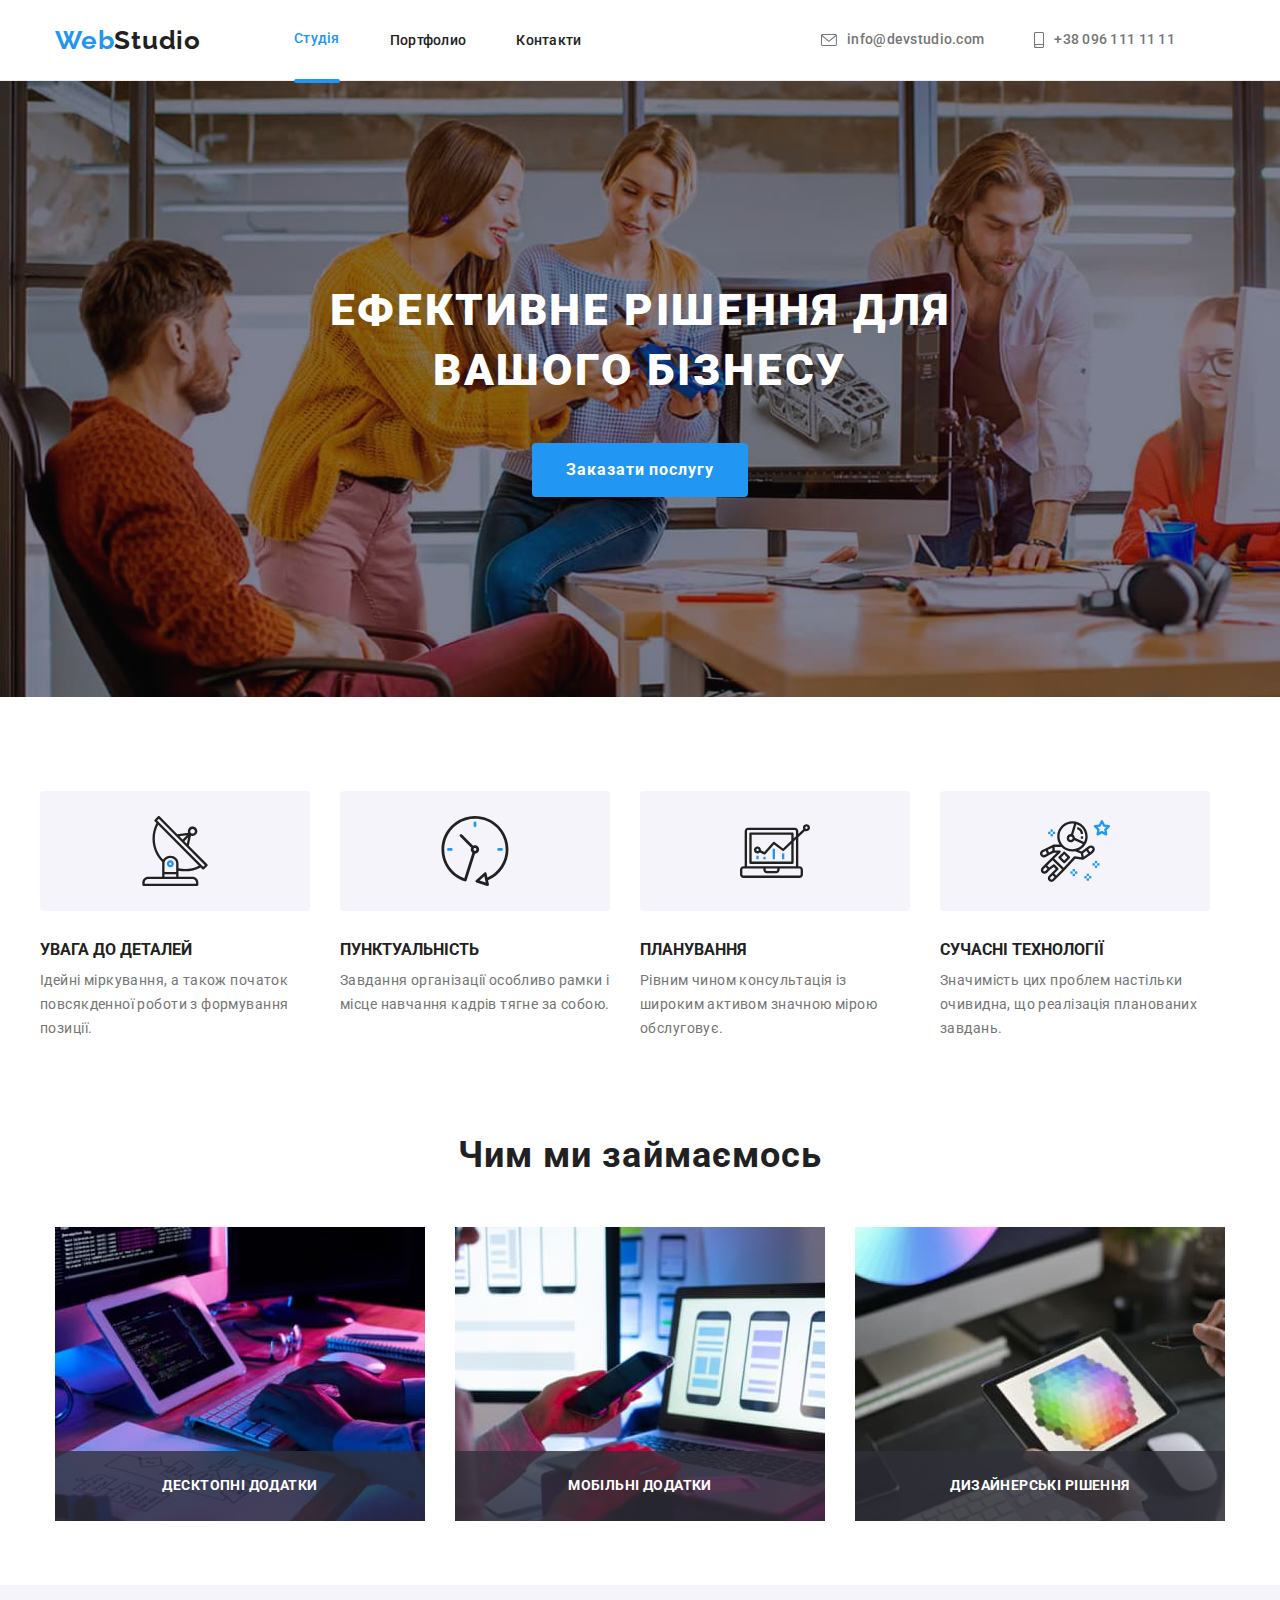
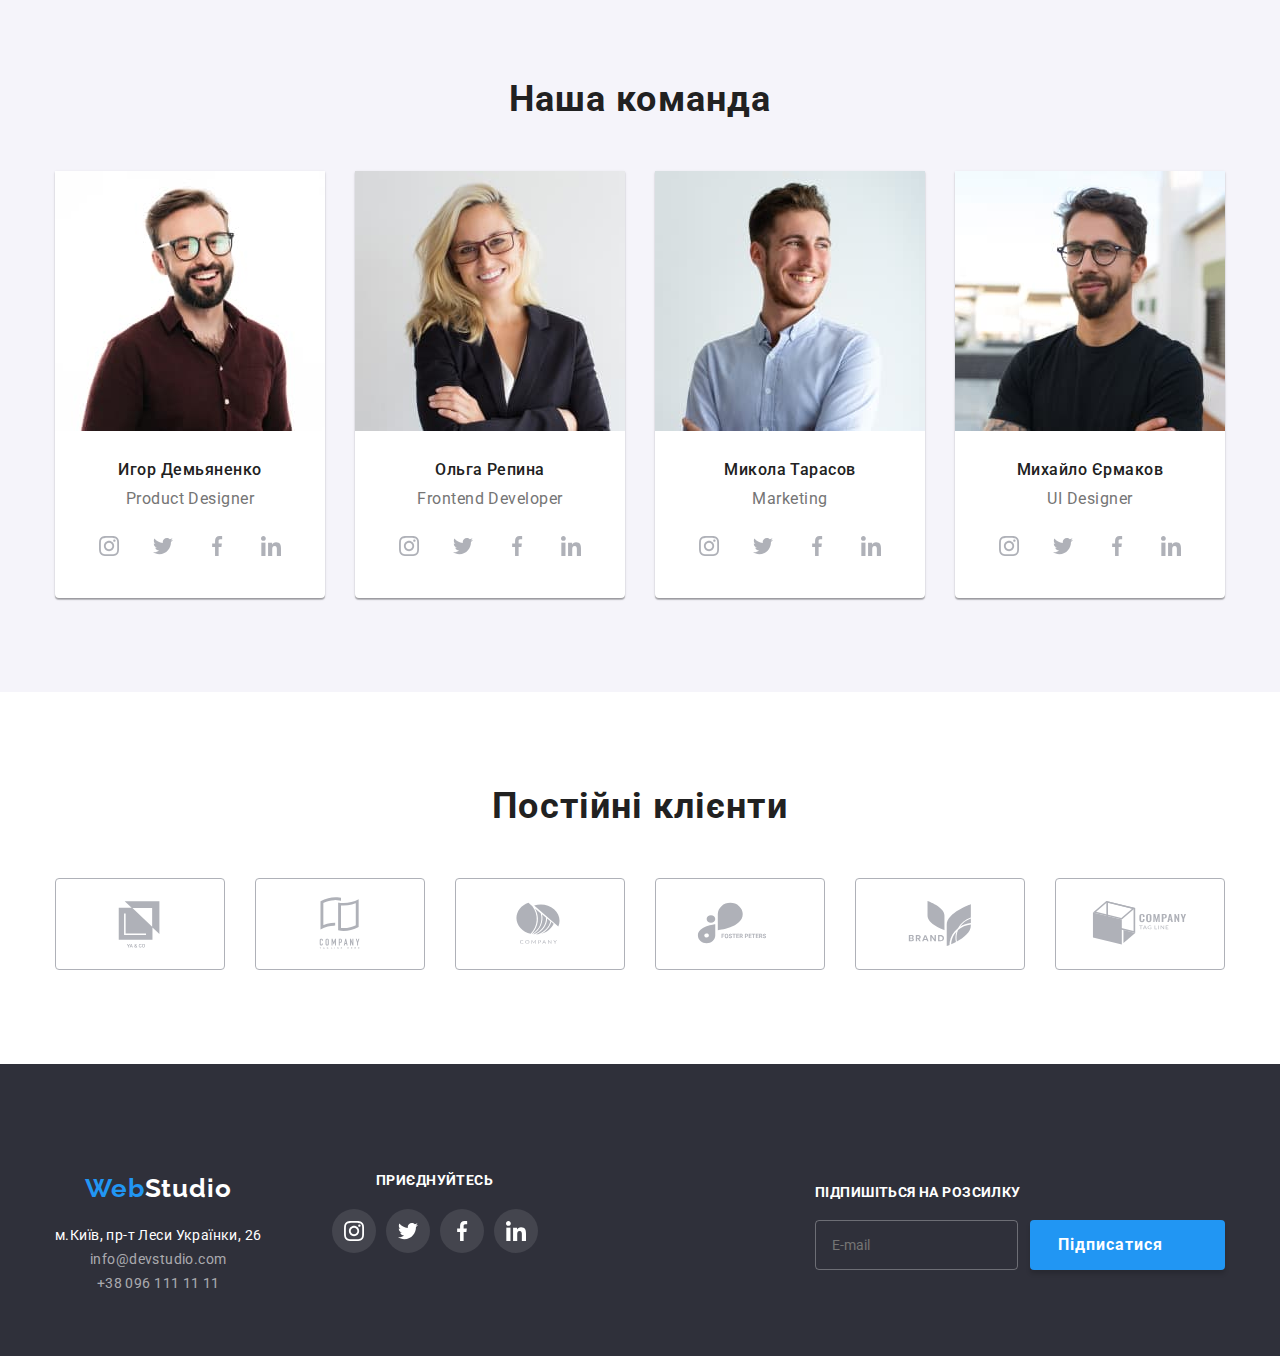
<file: index.html>
<!DOCTYPE html>
<html lang="uk">

<head>
    <meta charset="UTF-8">
    <meta http-equiv="X-UA-Compatible" content="IE=edge">
    <meta name="viewport" content="width=device-width, initial-scale=1.0">
    <title>Вебстудія</title>
    <link rel="preconnect" href="https://fonts.googleapis.com">
    <link rel="preconnect" href="https://fonts.gstatic.com" crossorigin>
    <link
        href="https://fonts.googleapis.com/css2?family=Raleway:wght@700&family=Roboto:wght@400;500;700;900&display=swap"
        rel="stylesheet">
    <link rel="stylesheet" href="https://cdn.jsdelivr.net/npm/modern-normalize@1.1.0/modern-normalize.min.css">
    <link rel="stylesheet" href="./css/main.min.css">

</head>

<body>
    <!--шапка-->
    <header class="header">
        <div class="header__page-container container">
            <nav class="header__navigation-direction">
                <a class="header__tenor link" href="">
                    <span class="header__brand-logo list">Web</span><span class="header__mark-type">Studio</span></a>
                <ul class="meny meny-nav list">
                    <li class="meny__link">
                        <a class="meny__link underline stud link" href="./portfolio.html">Студія</a>
                    </li>


                    <li class="meny__link">
                        <a class="meny__text link" href="./portfolio.html">Портфолио</a>
                    </li>
                    <li class="meny__link">
                        <a class="meny__text link" href="./index.html">Контакти</a>
                    </li>

                </ul>
            </nav>
<button type="button" class="mobile-menu-open" data-menu-open>
    <svg class="mobile-menu-open_icon" width="40" height="40">
        <use href="./image/sprite.svg#icon-menu_40px"></use>
    </svg>
</button>
<!-- <div> -->
     <ul class="meny list adress-meny">
                <li class="meny">
                    <a class="meny__phone-number  link" href="mailto:info@devstudio.com">
                        <svg class="meny__phone-svg" width="16" height="12">
                            <use href="./image/sprite.svg#icon-envelope"></use>
                        </svg>
                        info@devstudio.com</a>
                </li>



    <li class="meny">
                    <a class="meny__phone-number link" href="+380961111111">
                        <svg class="meny__phone-svg" width="10" height="16">
                            <use href="./image/sprite.svg#icon-smartphone-2"></use>
                        </svg>
                        +38 096 111 11 11</a>
                </li> 

                     
</ul>
</div>
           
    <!-- </div> -->


        <div class="mobile-menu" data-menu>
            <div class="container mobile-menu__container">
               <button class="mobile-menu_close-btn" data-menu-close>
                <svg class="mobile-menu_close-icon" width="40" height="40">
                    <use href="./image/sprite.svg#icon-close_40px"></use>
                </svg>
            </button>
            <ul class="mob-menu list link">
                 <li class="mob-menu_item">
                     <a class="mob-menu_color caren link" href="./portfolio.html">Студія</a></li>
                 <li class="mob-menu_item"> 
                    <a class="mob-menu_color  link" href="./index.html">Портфоліо</a></li>
                 <li class="mob-menu_item">
                     <a class="mob-menu_color link" href="#">Контакти</a></li>
            </ul>
            
               <div class="mobile-aplications container list link "> 
                 <a class="mobile-aplications__phone list link" href="+380961111111">+380961111111</a>
                 <a class="mobile-menu__email list link" href="mailto:info@devstudio.com">mailto:info@devstudio.com</a>
             <ul class="phone-programs list link">
                <li class="phone-programs__list ">
                    <a class="phone-programs__item link list " href="instagram">instagram</a></li>
                <li class="phone-programs__list ">
                    <a class="phone-programs__item link list" href="twitter">twitter</a></li>
                <li class="phone-programs__list ">
                    <a class="phone-programs__item link list" href="facebook">facebook</a></li>
                <li class="phone-programs__list">
                    <a class="phone-programs__item link list" href="linkedin">linkedin</a></li>
            </ul>
            </div>
    </div>
           </div>
</header>
   



     <main>
        <section class="hero">
            <div class="container">
                <h1 class="main-title"> Ефективне рішення для вашого бізнесу</h1>
                <button class="modal-btn" type="button" data-modal-open>Заказати послугу</button>
            </div>

        </section>


        <section class="characteristic"> 
            <div class="container">
                <h2 hidden> Характеристика </h2>
                <ul class="list summary-title">
                    <li class="list-title list-index">
                        <div class="div-svg">
                            <svg class="svg-list" width="70" height="70">
                                <use href="./image/sprite.svg#icon-antenna-1"></use>
                            </svg>
                        </div>
                        <h3 class="subtitle">Увага до деталей</h3>
                        <p class="section-description">Ідейні міркування, а також початок повсякденної роботи
                            з формування позиції.
                        </p>
                    </li> 


                    <li class="list-title ">
                        <div class="div-svg">
                            <svg class="svg-list" width="70" height="70">
                                <use href="./image/sprite.svg#icon-clock-1"></use>
                            </svg>
                        </div>
                        <h3 class="subtitle">Пунктуальність</h3>
                        <p class="section-description">Завдання організації особливо рамки і місце
                            навчання кадрів тягне за собою.
                        </p>
                    </li>

                    <li class="list-title">
                        <div class="div-svg">
                            <svg class="svg-list" width="70" height="70">
                                <use href="./image/sprite.svg#icon-diagram-1"></use>
                            </svg>
                        </div>

                        <h3 class="subtitle">Планування</h3>
                        <p class="section-description">Рівним чином консультація із широким
                            активом значною мірою обслуговує.

                        </p>
                    </li>

                    <li class="list-title ">
                        <div class="div-svg">
                            <svg class="svg-list" width="70" height="70">
                                <use href="./image/sprite.svg#icon-astronaut-1"></use>
                            </svg>
                        </div>

                        <h3 class="subtitle">Сучасні технології</h3>
                        <p class="section-description">Значимість цих проблем настільки очивидна,
                            що реалізація планованих завдань.
                        </p>
                    </li>

                </ul>
            </div>

        </section> 


        
       
        <section class="work">
            <div class="container">

                <h2 class="work-time">Чим ми займаємось</h2>
                <ul class="list foto-list">

                    
                    <li class="prodoct-wrappep">
                        <img src="./image/work/img_n.jpg" alt="робота над проектом" width="370">
                        <div class="foto-label">
                            <p class="overfoto">ДЕСКТОПНІ ДОДАТКИ</p>
                        </div>
                    </li> 
                <li class="prodoct-wrappep">
                        <img src="./image/work/img1.jpg" alt="робота над проектом" width="370">
                        <div class="foto-label">
                            <p class="overfoto">МОБІЛЬНІ ДОДАТКИ</p>
                        </div>
                    </li> 
             <li class="prodoct-wrappep">
                        <img src="./image/work/img2.jpg" alt="робота над проектом" width="370">

                        <div class="foto-label">
                            <p class="overfoto">ДИЗАЙНЕРСЬКІ РІШЕННЯ</p>
                        </div>
                    </li>
                </ul>
            </div>
      </section> 

       <section class="team">
            <div class="container">
                <h2 class="our-team">Наша команда</h2>
                <ul class="list foto-list ">
                    <li class="foto-team">

<picture>

<source srcset="
                 ./image/hw-08images/desktop/team/igor-270/igor-270.jpg 1x,
                    ./image/hw-08images/desktop/team/igor-270/igor-270@2x.jpg 2x
                  " media="(min-width: 1200px)">
    <source srcset="
                    ./image/hw-08images/tablet/team/igor-354/igor-354.jpg 1x,
                 ./image/hw-08images/tablet/team/igor-354/igor-354@2x.jpg 2x
             " media="(min-width: 768px)">
 <img srcset="
                 ./image/hw-08images/mobile/team/igor-450/igor-450.jpg 1x,
              ./image/hw-08images/mobile/team/igor-450/igor-450@2x.jpg 2x
       " src=" ./image/hw-08images/mobile/team/igor-450/igor-450.jpg" width="450" alt="image" loading="lazy">

 </picture>

<div class="div-studio">
                            <h3 class="worker">Игор Демьяненко </h3>
                            <p class="office-team" lang="en">Product Designer</p>
                            <ul class="social-list list">
                                <li class="social-list-item">
                                    <a href="" class="social-list-link">
                                        <svg class="social-list-icon" width="20" height="20">
                                            <use href="./image/sprite.svg#icon-instagram-2"></use>
                                        </svg>
                                    </a>
                                </li>
                                <li class="social-list-item">
                                    <a href="" class="social-list-link">
                                        <svg class="social-list-icon" width="20" height="20">
                                            <use href="./image/sprite.svg#icon-twitter-1"></use>
                                        </svg>
                                    </a>

                                </li>
                                <li class="social-list-item">
                                    <a href="" class="social-list-link">
                                        <svg class="social-list-icon" width="20" height="20">
                                            <use href="./image/sprite.svg#icon-facebook-1"></use>
                                        </svg>
                                    </a>

                                </li>
                                <li class="social-list-item">
                                    <a href="" class="social-list-link">
                                        <svg class="social-list-icon" width="20" height="20">
                                            <use href="./image/sprite.svg#icon-linkedin-1"></use>
                                        </svg>
                                    </a>

                                </li>
                            </ul>
                        </div>
                    </li>

                    <li class="foto-team">
        
                        <picture>
<source srcset="
                          ./image/hw-08images/desktop/team/olga-270/olga-270.jpg 1x,
                                   ./image/hw-08images/desktop/team/olga-270/olga-270@2x.jpg 2x
                           " media="(min-width: 1200px)">
<source srcset="
                  ./image/hw-08images/tablet/team/olga-354/olga-354.jpg 1x,
                       ./image/hw-08images/tablet/team/olga-354/olga-354@2x.jpg 2x
                  " media="(min-width: 768px)">
<img srcset="
                  ./image/hw-08images/mobile/team/olga-450/olga-450.jpg 1x,
                 ./image/hw-08images/mobile/team/olga-450/olga-450@2x.jpg  2x
      " src=" ./image/hw-08images/mobile/team/olga-450/olga-450.jpg" width="450" alt="image" loading="lazy">

</picture>

    <div class="div-studio">
                            <h3 class="worker">Ольга Репина </h3>
                            <p class="office-team" lang="en">Frontend Developer</p>
                            <ul class="social-list list">
                                <li class="social-list-item">
                                    <a href="" class="social-list-link">
                                        <svg class="social-list-icon" width="20" height="20">
                                            <use href="./image/sprite.svg#icon-instagram-2"></use>
                                        </svg>
                                    </a>
                                </li>
                                <li class="social-list-item">
                                    <a href="" class="social-list-link">
                                        <svg class="social-list-icon" width="20" height="20">
                                            <use href="./image/sprite.svg#icon-twitter-1"></use>
                                        </svg>
                                    </a>

                                </li>
                                <li class="social-list-item">
                                    <a href="" class="social-list-link">
                                        <svg class="social-list-icon" width="20" height="20">
                                            <use href="./image/sprite.svg#icon-facebook-1"></use>
                                        </svg>
                                    </a>

                                </li>
                                <li class="social-list-item">
                                    <a href="" class="social-list-link">
                                        <svg class="social-list-icon" width="20" height="20">
                                            <use href="./image/sprite.svg#icon-linkedin-1"></use>
                                        </svg>
                                    </a>

                                </li>
                            </ul>

                        </div>
                    </li>

                    <li class="foto-team">
        <picture>
                        
            <source srcset="
                          ./image/hw-08images/desktop/team/nikolay-270/nikolay-270.jpg 1x,
                                   ./image/hw-08images/desktop/team/nikolay-270/nikolay-270@2x.jpg 2x
                           " media="(min-width: 1200px)">
           <source srcset="
                  ./image/hw-08images/tablet/team/nikolay-354/nikolay-354.jpg 1x,
                       ./image/hw-08images/tablet/team/nikolay-354/nikolay-354@2x.jpg 2x
                  " media="(min-width: 768px)">
         <img srcset="
                  ./image/hw-08images/mobile/team/nikolay-450/nikolay-450.jpg 1x,
                 ./image/hw-08images/mobile/team/nikolay-450/nikolay-450@2x.jpg 2x
      " src=" ./image/hw-08images/mobile/team/nikolay-450/nikolay-450.jpg" width="450" alt="image" loading="lazy">
                        
    </picture>
                        
                    
                        <div class="div-studio">
                            <h3 class="worker">Микола Тарасов </h3>
                            <p class="office-team" lang="en">Marketing</p>
                            <ul class="social-list list">
                                <li class="social-list-item">
                                    <a href="" class="social-list-link">
                                        <svg class="social-list-icon" width="20" height="20">
                                            <use href="./image/sprite.svg#icon-instagram-2"></use>
                                        </svg>
                                    </a>
                                </li>
                                <li class="social-list-item">
                                    <a href="" class="social-list-link">
                                        <svg class="social-list-icon" width="20" height="20">
                                            <use href="./image/sprite.svg#icon-twitter-1"></use>
                                        </svg>
                                    </a>

                                </li>
                                <li class="social-list-item">
                                    <a href="" class="social-list-link">
                                        <svg class="social-list-icon" width="20" height="20">
                                            <use href="./image/sprite.svg#icon-facebook-1"></use>
                                        </svg>
                                    </a>

                                </li>
                                <li class="social-list-item">
                                    <a href="" class="social-list-link">
                                        <svg class="social-list-icon" width="20" height="20">
                                            <use href="./image/sprite.svg#icon-linkedin-1"></use>
                                        </svg>
                                    </a>

                                </li>
                            </ul>
                        </div>
                    </li>

                    <li class="foto-team">
<picture>
    <source srcset="
                          ./image/hw-08images/desktop/team/mykhail-270/mykhail-270.jpg 1x,
                                   ./image/hw-08images/desktop/team/mykhail-270/mykhail-270@2x.jpg 2x
                           " media="(min-width: 1200px)">
    <source srcset="
                  ./image/hw-08images/tablet/team/mykhail-354/mykhail-354.jpg 1x,
                       ./image/hw-08images/tablet/team/mykhail-354/mykhail-354@2x.jpg 2x
                  " media="(min-width: 768px)">
    <img srcset="
                  ./image/hw-08images/mobile/team/mykhail-450/mykhail-450.jpg 1x,
                 ./image/hw-08images/mobile/team/mykhail-450/mykhail-450@2x.jpg  2x
      " src=" ./image/hw-08images/mobile/team/mykhail-450/mykhail-450.jpg" width="450" alt="image" loading="lazy">

</picture>

<div class="div-studio">
                            <h3 class="worker">Михайло Єрмаков </h3>
                            <p class="office-team" lang="en">UI Designer</p>
                            <ul class="social-list list">
                                <li class="social-list-item">
                                    <a href="" class="social-list-link">
                                        <svg class="social-list-icon" width="20" height="20">
                                            <use href="./image/sprite.svg#icon-instagram-2"></use>
                                        </svg>
                                    </a>
                                </li>
                                <li class="social-list-item">
                                    <a href="" class="social-list-link">
                                        <svg class="social-list-icon" width="20" height="20">
                                            <use href="./image/sprite.svg#icon-twitter-1"></use>
                                        </svg>
                                    </a>

                                </li>
                                <li class="social-list-item">
                                    <a href="" class="social-list-link">
                                        <svg class="social-list-icon" width="20" height="20">
                                            <use href="./image/sprite.svg#icon-facebook-1"></use>
                                        </svg>
                                    </a>

                                </li>
                                <li class="social-list-item">
                                    <a href="" class="social-list-link">
                                        <svg class="social-list-icon" width="20" height="20">
                                            <use href="./image/sprite.svg#icon-linkedin-1"></use>
                                        </svg>
                                    </a>

                                </li>
                            </ul>
                        </div>
                    </li>
                </ul>
            </div>

        </section>
    </main>
    <section class="section-emdlem">
        <div class="container">
            <h2 class="regular-clains"> Постійні клієнти</h2>
            <ul class="company-emdlem list">

                <li class="list-clains">
                    <a href="" class="social-list-clains">
                        <svg class="svg-clains" width="106" height="60">
                            <use href="./image/sprite.svg#icon-Logo"></use>
                        </svg>
                    </a>
                </li>
                <li class="list-clains">
                    <a href="" class="social-list-clains">
                        <svg class="svg-clains" width="106" height="60">
                            <use href="./image/sprite.svg#icon-Logo-1"></use>
                        </svg>
                    </a>
                </li>
                <li class="list-clains">
                    <a href="" class="social-list-clains">
                        <svg class="svg-clains" width="106" height="60">
                            <use href="./image/sprite.svg#icon-Logo-2"></use>
                        </svg> 
                     </a>
                </li>
                <li class="list-clains">
                    <a href="" class="social-list-clains">
                        <svg class="svg-clains" width="106" height="60">
                            <use href="./image/sprite.svg#icon-Logo-3"></use>
                        </svg>
                    </a>
                </li>
                <li class="list-clains">
                    <a href="" class="social-list-clains">
                        <svg class="svg-clains" width="106" height="60">
                            <use href="./image/sprite.svg#icon-Logo-4"></use>
                        </svg>
                    </a>
                </li>
                <li class="list-clains">
                    <a href="" class="social-list-clains">
                        <svg class="svg-clains" width="106" height="60">
                            <use href="./image/sprite.svg#icon-Logo-5"></use>
                        </svg>
                    </a>
                </li>
            </ul>
        </div>
    </section> 

    <!--Підвал-->
    <footer class="color-back footer-start">
        <div class="container dark">
            <div class="dark__box">
                <!-- <div></div> -->
    <div class="desktop-mob">
        <a class="link types" href="">
                    <span class="logo list">Web</span><span class="logospan">Studio</span>
                </a>
                <address>
                    
                    <ul class="list">
                        <li class="account">
                            <a class="address link" href="">м.Київ, пр-т Леси Українки, 26</a>
                        </li>
                        <li class="account">
                            <a class="address-menu link" href="mailto:info@devstudio.com">info@devstudio.com</a>
                        </li>
                        <li class="account">
                            <a class="address-menu link" href="+380961111111">+38 096 111 11 11</a>
                        </li>
                    </ul>
                </address>
    </div>
                
<!-- </div> -->
            <div class="dark-list-item ">
                <h3 class="conected">ПРИЄДНУЙТЕСЬ</h3>
                <ul class="list black-list">
                    <li class="social-list-item">
                        <a href="" class="social-list-dark">
                            <svg class="social-icon" width="20" height="20">
                                <use href="./image/sprite.svg#icon-instagram-2"></use>
                            </svg>
                        </a>
                    </li>
                    <li class="social-list-item">
                        <a href="" class="social-list-dark">
                            <svg class="social-icon" width="20" height="20">
                                <use href="./image/sprite.svg#icon-twitter-1"></use>
                            </svg>
                        </a>
    
                    </li>
                    <li class="social-list-item">
                        <a href="" class="social-list-dark">
                            <svg class="social-icon" width="20" height="20">
                                <use href="./image/sprite.svg#icon-facebook-1"></use>
                            </svg>
                        </a>
    
                    </li>
                    <li class="social-list-item">
                        <a href="" class="social-list-dark">
                            <svg class="social-icon" width="20" height="20">
                                <use href="./image/sprite.svg#icon-linkedin-1"></use>
                            </svg>
                        </a>
    
                    </li>
    
                </ul>
            </div>
            </div>
            <form class="sign-form">
                <p class="sign-start">ПІДПИШІТЬСЯ НА РОЗСИЛКУ</p>
                <div class="conect-div">
                    <input type="email" name="user_email" class="sign-input" placeholder="E-mail" required />
                    <button type="submit" class="button-email-form">Підписатися
                        <svg class="sign-photo-label" width="24" height="24">
                            <use href="./image/sprite.svg#icon-icon-send"></use>
    
                        </svg>
                    </button>
                </div>
            </form>
        </div>
    </footer>
    <div class="backdrop is-hidden" data-modal>
        <div class="modal-window ">
            <button type="button" class="modal-close-btn" data-modal-close>
                <svg class="modal-close-icon" width="18" height="18">
                    <use href="./image/sprite.svg#icon-close-black"></use>
                </svg>
    
            </button>
            <form class="modal-form">
                <p class="information">Залиште свої дані, ми вам передзвонимо</p>
                <label class="modal-label">
                    <span class="name-form-span">Імя</span>
                    <span class="form-combi-span">
                        <input type="text" name="user-name" class="modal-input" required pattern="[a-zA-Za-яА-Я]+" />
                        <svg class="modal-picture-icon" width="18" height="18">
                            <use href="./image/sprite.svg#icon-men"></use>
                        </svg>
                    </span>
                </label>
    
    
                <label class="modal-label">
                    <span class="name-form-span">Телефон</span>
                    <span class="form-combi-span">
                        <input type="tel" name="user_phone" class="modal-input" required
                            pattern="[0-9]{3}-[0-9]{3}-[0-9]{2}-[0-9]{2}" title="xxx-xx-xx-xxx" />
                        <svg class="modal-picture-icon" width="18" height="18">
                            <use href="./image/sprite.svg#icon-phone"></use>
                        </svg>
                    </span>
    
                </label>
                <label class="modal-label">
                    <span class="name-form-span">Пошта</span>
                    <span class="form-combi-span">
                        <input type="email" name="user_email" class="modal-input" />
                        <svg class="modal-picture-icon" width="18" height="18">
                            <use href="./image/sprite.svg#icon-email"></use>
                        </svg>
                    </span>
                </label>
    
                <label class="modal-label">
                    <span class="name-form-span">Коментар</span>
                    <textarea name="user_message" class="modal-form-message" placeholder="Введіть текст"></textarea>
                </label>
    
                <input id="user-policy" type="checkbox" name="user_policy" class="modal-form-check visual-hidden">
    
                <label for="user-policy" class="modal-form-desc"> Погоджуюся з розсилкою та приймаю&nbsp;&nbsp; <a href="">
                        <span class="modal-color">Умови договору</span></a></label>
                <button type="submit" class="button-modal-form">Відправити</button>
            </form>
    
        </div>
    </div>
    <script src="./js/mobile-menu.js"></script>
    <script src="./js/modal.js"></script>
    </body>
    
    </html>
</file>
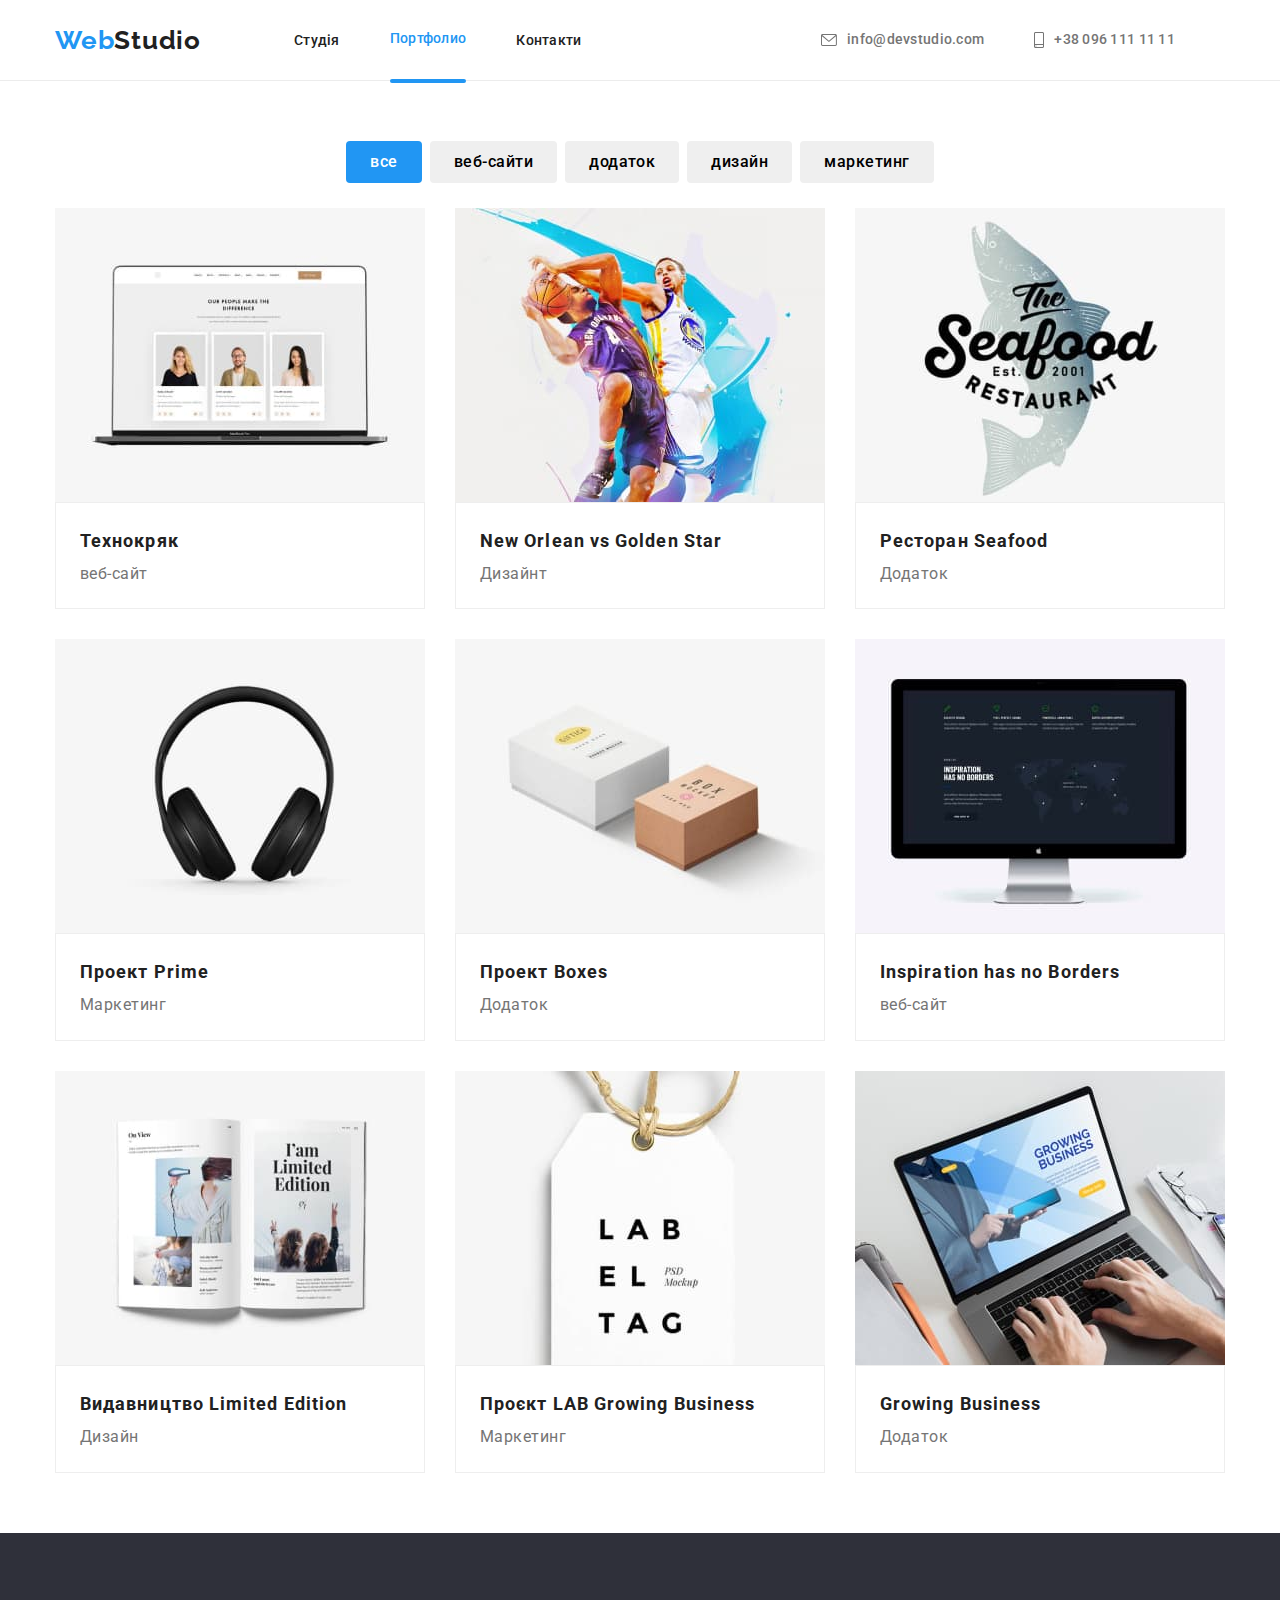
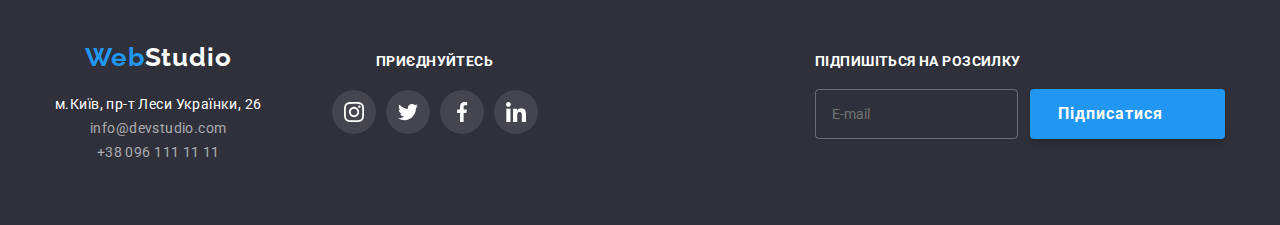
<file: portfolio.html>
<!DOCTYPE html>
<html lang="uk">

<head>
    <meta charset="UTF-8">
    <meta http-equiv="X-UA-Compatible" content="IE=edge">
    <meta name="viewport" content="width=device-width, initial-scale=1.0">
    <title>Портфоліо</title>
    <link rel="preconnect" href="https://fonts.googleapis.com">
<link rel="preconnect" href="https://fonts.gstatic.com" crossorigin>
<link href="https://fonts.googleapis.com/css2?family=Raleway:wght@700&family=Roboto:wght@400;500;700;900&display=swap" rel="stylesheet">
<link rel="stylesheet" href="https://cdn.jsdelivr.net/npm/modern-normalize@1.1.0/modern-normalize.min.css">

<link rel="stylesheet" href="./css/main.min.css">

</head>

<body>
    <!--шапка-->
    <header class="header">
        <div class="header__page-container container">
             <nav class="header__navigation-direction">
        <a class="header__tenor link" href="" >
            <span class="header__brand-logo list">Web</span><span class="header__mark-type">Studio</span></a>
        <ul class="meny meny-nav list">
            <li class="meny__link">
                <a class="meny__text link " href="./index.html">Студія</a> </li>
            <li class="meny__link">
                <a class="meny__link underline stud link " href="./portfolio.html">Портфолио</a></li>
            <li class="meny__link">
                <a class="meny__text link " href="">Контакти</a> </li>
            
        </ul>
    </nav>
    <button type="button" class="mobile-menu-open" data-menu-open>
        <svg class="mobile-menu-open_icon" width="40" height="40">
            <use href="./image/sprite.svg#icon-menu_40px"></use>
        </svg>
    </button>

    <ul class="meny adress-meny list">
        <li class="meny">
            <a class="meny__phone-number link" href="mailto:info@devstudio.com">
                <svg class="meny__phone-svg" width="16" height="12">
                    <use href="./image/sprite.svg#icon-envelope"></use>
                </svg>
                info@devstudio.com</a>
        </li>
    <li>
        <a class="meny__phone-number link" href="+380961111111">
            <svg class="meny__phone-svg" width="10" height="16">
                <use href="./image/sprite.svg#icon-smartphone-2"></use>
            </svg>
            +38 096 111 11 11</a>
    </li>
    </ul>
</div>
    <div class="mobile-menu" data-menu>
        <div class="container mobile-menu__container">
            <button class="mobile-menu_close-btn" data-menu-close>
                <svg class="mobile-menu_close-icon" width="40" height="40">
                    <use href="./image/sprite.svg#icon-close_40px"></use>
                </svg>
            </button>
            <ul class="mob-menu list link">
                <li class="mob-menu_item">
                    <a class="mob-menu_color caren link" href="./index.html">Студія</a>
                </li>
                <li class="mob-menu_item">
                    <a class="mob-menu_color link" href="./portfolio.html">Портфоліо</a>
                </li>
                <li class="mob-menu_item">
                    <a class="mob-menu_color link" href="#">Контакти</a>
                </li>
            </ul>
    
            <div class="mobile-aplications container list link ">
                <a class="mobile-aplications__phone list link" href="+380961111111">+380961111111</a>
                <a class="mobile-menu__email list link" href="mailto:info@devstudio.com">mailto:info@devstudio.com</a>
                <ul class="phone-programs list link">
                    <li class="phone-programs__list ">
                        <a class="phone-programs__item link list " href="instagram">instagram</a>
                    </li>
                    <li class="phone-programs__list ">
                        <a class="phone-programs__item link list" href="twitter">twitter</a>
                    </li>
                    <li class="phone-programs__list ">
                        <a class="phone-programs__item link list" href="facebook">facebook</a>
                    </li>
                    <li class="phone-programs__list">
                        <a class="phone-programs__item link list" href="linkedin">linkedin</a></li>
                    
                </ul>
            </div>
        </div>
    </div>

    </header>

<!--головний контент-->
<main>
    <section class="work-portfolio">
    <div class="container">
        <h1 hidden>головне портфоліо</h1>

    <ul class="buttons  meny list">
        <li class="buttons__snap-list">
            <button class=" buttons__portfolio-btn bbtn " type="button">все </button></li>
        <li class="buttons__snap-list"><button class="buttons__portfolio-btn port " type="button">веб-сайти </button></li>
        <li class="buttons__snap-list"><button class="buttons__portfolio-btn port" type="button">додаток </button></li>
        <li class="buttons__snap-list"><button class="buttons__portfolio-btn port" type="button">дизайн  </button></li>
        <li class="buttons__snap-list"><button class="buttons__portfolio-btn port" type="button">маркетинг </button></li>
    </ul>
    
        <ul class="menu-selection list">
     
     
            <li class="work-moment">
                <a href="" class="work-moment__work-links link">
       <div class="cards-photos">
<picture>
    <source media="(min-width: 1200px)" 
       srcset="./image/hw-08images/desktop/portfolio-card-set/technokryak-370/technokryak-370.jpg 1x, ./image/hw-08images/desktop/portfolio-card-set/technokryak-370/technokryak-370@2x.jpg 2x">
    <source media="(min-width: 768px)" 
       srcset="./image/hw-08images/tablet/portfolio-card-set/technokryak-354/technokryak-354.jpg 1x, ./image/hw-08images/tablet/portfolio-card-set/technokryak-354/technokryak-354@2x.jpg 2x">
<source media="(max-width: 767px)" 
       srcset="./image/hw-08images/mobile/portfolio-card-set/technocryak-450/technocryak-450.jpg 1x, ./image/hw-08images/tablet/portfolio-card-set/technokryak-354/technokryak-354@2x.jpg 2x">
<img src="./image/hw-08images/mobile/portfolio-card-set/technocryak-450/technocryak-450.jpg" alt="фото проектів">
</picture>


               
           
            <p class="cards-photos__inside">
               Ресурс пропонує комплексні пропозиції з різним рівнем функціоналу та сервісів.
                 Все це дозволить відвідувачу отримати вичерпні відомості про компанію чи приватну особу.
             </p>   
       </div>
            
     <div class="exposition">
                <h2 class="exposition__names">Технокряк</h2>
                
    <p class="exposition__title">веб-сайт</p>
      </div>
        </a>
     </li>   
            <li class="work-moment"> 
        <a href="" class="work-moment__work-links link">
            <div class="cards-photos">
                <picture>
                    <source media="(min-width: 1200px)"
                            srcset="./image/hw-08images/desktop/portfolio-card-set/poster-new-orlean-370/poster-new-orlean-370.jpg 1x, ./image/hw-08images/desktop/portfolio-card-set/poster-new-orlean-370/poster-new-orlean-370@2x.jpg 2x">
                    <source media="(min-width: 768px)"
                        srcset="./image/hw-08images/tablet/portfolio-card-set/poster-new-orlean-354/poster-new-orlean-354.jpg 1x, ./image/hw-08images/tablet/portfolio-card-set/poster-new-orlean-354/poster-new-orlean-354@2x.jpg 2x">
                    <source media="(max-width: 767px)"
                        srcset="./image/hw-08images/mobile/portfolio-card-set/poster-new-orlean-450/poster-new-orlean-450.jpg 1x, ./image/hw-08images/mobile/portfolio-card-set/poster-new-orlean-450/poster-new-orlean-450@2x.jpg 2x">
                    <img src="./image/hw-08images/mobile/portfolio-card-set/poster-new-orlean-450/poster-new-orlean-450.jpg" alt= "фото проектів">
                </picture>

                
            <p class="cards-photos__inside">
                Ресурс пропонує комплексні пропозиції з різним рівнем функціоналу та сервісів.
                  Все це дозволить відвідувачу отримати вичерпні відомості про компанію чи приватну особу.
              </p>   
     </div>
            <div class="exposition">
        <h2 class="exposition__names"> New Orlean vs Golden Star</h2>
     <p class="exposition__title">Дизайнт</p>
     </div>
       </a>  
    </li>
        <li class="work-moment">
        <a href="" class="link work-moment__work-links">
            <div class="cards-photos">
                <picture>
                    <source media="(min-width: 1200px)"
                        srcset="./image/hw-08images/desktop/portfolio-card-set/seafood-370/seafood-370.jpg 1x, ./image/hw-08images/desktop/portfolio-card-set/seafood-370/seafood-370@2x.jpg 2x">
                    <source media="(min-width: 768px)"
                        srcset="./image/hw-08images/tablet/portfolio-card-set/seafood-354/seafood-354.jpg 1x, ./image/hw-08images/tablet/portfolio-card-set/seafood-354/seafood-354@2x.jpg 2x">
                    <source media="(max-width: 767px)"
                        srcset="./image/hw-08images/mobile/portfolio-card-set/seafood-450/seafood-450.jpg 1x, ./image/hw-08images/mobile/portfolio-card-set/seafood-450/seafood-450@2x.jpg 2x">
                    <img src="./image/hw-08images/mobile/portfolio-card-set/seafood-450/seafood-450.jpg"
                        alt="фото проектів">
                </picture>
             
              <p class="cards-photos__inside">
            Ресурс пропонує комплексні пропозиції з різним рівнем функціоналу та сервісів.
              Все це дозволить відвідувачу отримати вичерпні відомості про компанію чи приватну особу.
          </p>   
            </div>
     <div class="exposition">
<h2 class="exposition__names">Ресторан Seafood</h2>
     <p class="exposition__title">Додаток</p>
     </div>
        </a>
     </li> 
<li class="work-moment">
        <a href="" class="link work-moment__work-links">
            <div class="cards-photos">
                <picture>
                    <source media="(min-width: 1200px)"
                        srcset="./image/hw-08images/desktop/portfolio-card-set/prime-370/prime-370.jpg 1x, ./image/hw-08images/desktop/portfolio-card-set/prime-370/prime-370@2x.jpg 2x">
                    <source media="(min-width: 768px)"
                        srcset="./image/hw-08images/tablet/portfolio-card-set/prime-354/prime-354.jpg 1x, ./image/hw-08images/tablet/portfolio-card-set/prime-354/prime-354@2x.jpg 2x">
                    <source media="(max-width: 767px)"
                        srcset="./image/hw-08images/mobile/portfolio-card-set/prime-450/prime-450.jpg 1x, ./image/hw-08images/mobile/portfolio-card-set/prime-450/prime-450@2x.jpg 2x">
                    <img src="./image/hw-08images/mobile/portfolio-card-set/prime-450/prime-450.jpg" alt="фото проектів"
                        >
                </picture>

    <p class="cards-photos__inside">
            Ресурс пропонує комплексні пропозиції з різним рівнем функціоналу та сервісів.
              Все це дозволить відвідувачу отримати вичерпні відомості про компанію чи приватну особу.
          </p>   
        </div>
         <div class="exposition">
           <h2 class="exposition__names">Проект Prime</h2>
        <p class="exposition__title">Маркетинг</p> 
         </div> 
        </a>
         </li> 
<li class="work-moment">
        <a href="" class="link work-moment__work-links">
            <div class="cards-photos">
                <picture>
                    <source media="(min-width: 1200px)"
                        srcset="./image/hw-08images/desktop/portfolio-card-set/boxes-370/boxes-370.jpg 1x, ./image/hw-08images/desktop/portfolio-card-set/boxes-370/boxes-370@2x.jpg 2x">
                    <source media="(min-width: 768px)"
                        srcset="./image/hw-08images/tablet/portfolio-card-set/boxes-354/boxes-354.jpg 1x, ./image/hw-08images/tablet/portfolio-card-set/boxes-354/boxes-354@2x.jpg 2x">
                    <source media="(max-width: 767px)"
                        srcset="./image/hw-08images/mobile/portfolio-card-set/boxes-450/boxes-450.jpg 1x, ./image/hw-08images/mobile/portfolio-card-set/boxes-450/boxes-450@2x.jpg 2x">
                    <img src="./image/hw-08images/mobile/portfolio-card-set/boxes-450/boxes-450.jpg" alt="фото проектів">
                </picture>
    <p class="cards-photos__inside">
            Ресурс пропонує комплексні пропозиції з різним рівнем функціоналу та сервісів.
              Все це дозволить відвідувачу отримати вичерпні відомості про компанію чи приватну особу.
          </p>   
        </div>
    <div class="exposition">
        <h2 class="exposition__names">Проект Boxes</h2>
    <p class="exposition__title">Додаток</p>
    </div>
</a>
     </li> 
         <li class="work-moment">
            <a href="" class="link work-moment__work-links">
                <div class="cards-photos">
                    <picture>
                        <source media="(min-width: 1200px)"
                            srcset="./image/hw-08images/desktop/portfolio-card-set/inspiration-370/inspiration-370.jpg 1x, ./image/hw-08images/desktop/portfolio-card-set/inspiration-370/inspiration-370@2x.jpg 2x">
                        <source media="(min-width: 768px)"
                            srcset="./image/hw-08images/tablet/portfolio-card-set/inspiration-354/inspiration-354.jpg 1x, ./image/hw-08images/tablet/portfolio-card-set/inspiration-354/inspiration-354@2x.jpg 2x">
                        <source media="(max-width: 767px)"
                            srcset="./image/hw-08images/mobile/portfolio-card-set/inspiration-450/inspiration-450.jpg 1x, ./image/hw-08images/mobile/portfolio-card-set/inspiration-450/inspiration-450@2x.jpg 2x">
                        <img src="./image/hw-08images/mobile/portfolio-card-set/inspiration-450/inspiration-450.jpg" alt="фото проектів">
                    </picture>
        <!-- <img src="./image_portfolio/img6.jpg" alt= "фото проектів" width="370" > -->
            <p class="cards-photos__inside">
                Ресурс пропонує комплексні пропозиції з різним рівнем функціоналу та сервісів.
                Все це дозволить відвідувачу отримати вичерпні відомості про компанію чи приватну особу.
            </p>   
            </div>
                <div class="exposition">
                <h2 class="exposition__names">Inspiration has no Borders  </h2>
                <p class="exposition__title">веб-сайт</p>  
                </div>
                </a>
                </li>  

                                 
            <li class="work-moment">
                <a href="" class="link work-moment__work-links">
                    <div class="cards-photos">
                        <picture>
                            <source media="(min-width: 1200px)"
                                srcset="./image/hw-08images/desktop/portfolio-card-set/limited-edition-370/limited-edition-370.jpg 1x, ./image/hw-08images/desktop/portfolio-card-set/limited-edition-370/limited-edition-370@2x.jpg 2x">
                            <source media="(min-width: 768px)"
                                srcset="./image/hw-08images/tablet/portfolio-card-set/limited-edition-354/limited-edition-354.jpg 1x, ./image/hw-08images/tablet/portfolio-card-set/limited-edition-354/limited-edition-354@2x.jpg 2x">
                            <source media="(max-width: 767px)"
                                srcset="./image/hw-08images/mobile/portfolio-card-set/limited-edition-450/limited-edition-450.jpg 1x, ./image/hw-08images/mobile/portfolio-card-set/limited-edition-450/limited-edition-450@2x.jpg 2x">
                            <img src="./image/hw-08images/mobile/portfolio-card-set/limited-edition-450/limited-edition-450.jpg" alt="фото проектів"
                                >
                        </picture>

                <!-- <img src="./image_portfolio/img7.jpg" alt= "фото проектів" width="370" > -->
                <p class="cards-photos__inside">
                    Ресурс пропонує комплексні пропозиції з різним рівнем функціоналу та сервісів.
                    Все це дозволить відвідувачу отримати вичерпні відомості про компанію чи приватну особу.
                </p>   
            </div>
            <div class="exposition">
                <h2 class="exposition__names">Видавництво Limited Edition   </h2>
                <p class="exposition__title">Дизайн</p>
            </div>
        </a>
                </li> 
                      

           <li class="work-moment">
            <a href="" class="link work-moment__work-links">
                <div class="cards-photos">
                    <picture>
                        <source media="(min-width: 1200px)"
                            srcset="./image/hw-08images/desktop/portfolio-card-set/lab-370/lab-370.jpg 1x, ./image/hw-08images/desktop/portfolio-card-set/lab-370/lab-370@2x.jpg 2x">
                        <source media="(min-width: 768px)"
                            srcset="./image/hw-08images/tablet/portfolio-card-set/lab-354/lab-354.jpg 1x, ./image/hw-08images/tablet/portfolio-card-set/lab-354/lab-354@2x.jpg 2x">
                        <source media="(max-width: 767px)"
                            srcset="./image/hw-08images/mobile/portfolio-card-set/lab-450/lab-450.jpg 1x, ./image/hw-08images/mobile/portfolio-card-set/lab-450/lab-450@2x.jpg 2x">
                        <img src="./image/hw-08images/mobile/portfolio-card-set/lab-450/lab-450.jpg"
                            alt="фото проектів">
                    </picture>

            <!-- <img src="./image_portfolio/img8.jpg" alt= "фото проектів" width="370" > -->
            <p class="cards-photos__inside">
                Ресурс пропонує комплексні пропозиції з різним рівнем функціоналу та сервісів.
                Все це дозволить відвідувачу отримати вичерпні відомості про компанію чи приватну особу.
            </p>   
        </div>
                    <div class="exposition">
                        <h2 class="exposition__names">Проєкт LAB  Growing Business</h2>
                    <p class="exposition__title">Маркетинг</p>
                    </div>
                </a>
            </li> 
                        
        <li class="work-moment">
            <a href="" class="link work-moment__work-links">
                <div class="cards-photos">
                    <picture>
                        <source media="(min-width: 1200px)"
                            srcset="./image/hw-08images/desktop/portfolio-card-set/growing-business-370/growing-business-370.jpg 1x, ./image/hw-08images/desktop/portfolio-card-set/growing-business-370/growing-business-370@2x.jpg 2x">
                        <source media="(min-width: 768px)"
                            srcset="./image/hw-08images/tablet/portfolio-card-set/growing-business-354/growing-business-354.jpg 1x, ./image/hw-08images/tablet/portfolio-card-set/growing-business-354/growing-business-354@2x.jpg 2x">
                        <source media="(max-width: 767px)"
                            srcset="./image/hw-08images/mobile/portfolio-card-set/growing-business-450/growing-business-450.jpg 1x, ./image/hw-08images/mobile/portfolio-card-set/growing-business-450/growing-business-450@2x.jpg 2x">
                        <img src="./image/hw-08images/mobile/portfolio-card-set/growing-business-450/growing-business-450.jpg"
                            alt="фото проектів">
                    </picture>

            <!-- <img src="./image_portfolio/img9.jpg" alt= "фото проектів" width="370" > -->
            <p class="cards-photos__inside">
                Ресурс пропонує комплексні пропозиції з різним рівнем функціоналу та сервісів.
                Все це дозволить відвідувачу отримати вичерпні відомості про компанію чи приватну особу.
            </p>   
        </div>
                 
             <div class="exposition">
                <h2 class="exposition__names">Growing Business</h2>
            <p class="exposition__title">Додаток</p>
             </div>
            </a>
         </li>                
        </ul>
    </div>
        </section>
    
</main>

<!--Підвал-->
<footer class="color-back footer-start">
    <div class="container dark">
       <div>
         
        <a class="link types"  href="">
            <span class="logo list">Web</span><span class="logospan">Studio</span>
        </a>
    <address>
        <ul class="list">
        <li class="account">
            <a class="address link" href="">м.Київ, пр-т Леси Українки, 26</a>
        </li>
        <li class="account">
            <a class="address-menu link" href="mailto:info@devstudio.com">info@devstudio.com</a>
        </li>
        <li class="account">
            <a class="address-menu link" href="+380961111111">+38 096 111 11 11</a>
        </li>
     </ul>
     </address>
     </div>
<div class="dark-list-item ">
    <h3 class="conected">ПРИЄДНУЙТЕСЬ</h3>
    <ul class="list black-list" >
        <li class="social-list-item">
            <a href="" class="social-list-dark">
                <svg class="social-icon" width="20" height="20">
                    <use href="./image/sprite.svg#icon-instagram-2"></use>
                </svg>
            </a>
     </li>
     <li class="social-list-item">
        <a href="" class="social-list-dark twiter">
            <svg class="social-icon" width="20" height="20">
                <use href="./image/sprite.svg#icon-twitter-1"></use>
            </svg>
        </a>

    </li>
    <li class="social-list-item">
        <a href="" class="social-list-dark">
            <svg class="social-icon" width="20" height="20">
                <use href="./image/sprite.svg#icon-facebook-1"></use>
            </svg>
        </a>

    </li>
    <li class="social-list-item">
        <a href="" class="social-list-dark" >
            <svg class="social-icon" width="20" height="20">
                <use href="./image/sprite.svg#icon-linkedin-1"></use>
            </svg>
        </a>
</li>
</ul>
</div>

<form class="sign-form">
    
        <p class="sign-start">ПІДПИШІТЬСЯ НА РОЗСИЛКУ</p>
    <div class="conect-div">
        
        <input 
        type="email"
        name="user_email"
        class="sign-input"
        placeholder="E-mail"
        required
        />
        <button type="submit" class="button-email-form">Підписатися
<svg class="sign-photo-label" width="24" height="24">
    <use href="./image/sprite.svg#icon-icon-send"></use>

</svg>
 </button>
</div>
</form>
    </div>
</footer>
<script src="./js/mobile-menu.js"></script>
</body>
</html>
</file>
<file: css/main.min.css>
h1,h2,h3,h4,p{margin-top:0;margin-bottom:0}ul,ol{margin-top:0;margin-bottom:0;padding-left:0}img{display:block}button{cursor:pointer}body{font-family:"Roboto",sans-serif;background-color:#fff;font-size:14px}.list{list-style:none}.link{text-decoration:none}.container{padding-left:15px;padding-right:15px}@media screen and (min-width: 480px){.container{width:480px;margin-right:auto;margin-left:auto}}@media screen and (min-width: 768px){.container{width:768px;margin-right:auto;margin-left:auto}}@media screen and (min-width: 1200px){.container{width:1200px;margin-right:auto;margin-left:auto}}.header{display:block;border-bottom:#ececec 1px solid;background-position:center;border-bottom:#ececec 1px solid}.mobile-menu-open{background-color:rgba(0,0,0,0);border:none;line-height:0;padding:0}@media screen and (min-width: 768px){.mobile-menu-open{display:none}}@media screen and (max-width: 767px){.meny{display:none}}.mobile-menu-open{background-color:rgba(0,0,0,0);border:none;line-height:0;padding:0}.mobile-menu{display:flex;position:fixed;width:100%;height:100%;z-index:1000;top:0;left:0;background-color:#fff;opacity:0;visibility:hidden;pointer-events:none;transition:opacity 500ms linear,visibility 500ms linear}.mobile-menu.is-open{opacity:1;visibility:visible;pointer-events:auto}@media screen and (max-width: 767px){.mobile-menu__container{position:relative;padding-left:25px;padding-top:48px;padding-bottom:48px}}.mobile-menu_close-btn{position:absolute;top:15px;right:15px;background-color:rgba(0,0,0,0);border:none;padding:0;line-height:0}.mob-menu_item{font-family:"Roboto";font-style:normal;font-weight:500;font-size:40px;line-height:47px;letter-spacing:.02em;margin-bottom:32px}.caren{color:#2196f3}.mob-menu_color{font-family:"Roboto";font-style:normal;font-weight:500;font-size:40px;line-height:47px;letter-spacing:.02em;color:#212121}.mob-menu_color:hover,.mob-menu_color:focus{color:var(--knob-color);color:var(--text-color);transition:color var(--transition-duration)}.mobile-aplications__phone{margin-bottom:32px;font-family:"Roboto";font-style:normal;font-weight:500;font-size:34px;line-height:40px;letter-spacing:.02em;color:#2196f3;padding:0}.mobile-aplications{flex-direction:column;display:flex;margin-top:64px;padding:0}.mobile-menu__email{font-family:"Roboto";font-style:normal;font-weight:500;font-size:24px;line-height:28px;letter-spacing:.02em;color:#757575}.phone-programs__list{font-family:"Roboto";font-style:normal;font-weight:500;font-size:18px;line-height:22px;letter-spacing:.02em}.phone-programs{flex-wrap:wrap;margin-top:64px;display:flex;gap:20px}.phone-programs__item{color:#2196f3}.backdrop{position:fixed;top:0;left:0;z-index:100;width:100%;height:100%;background:rgba(0,0,0,.2);transition:opacity var(--transition-duration);visibility:250ms cubic-bezier(0.4, 0, 0.2, 1)}.backdrop.is-hidden{opacity:0;visibility:hidden;pointer-events:none}.button-email-form{padding:10px 28px;border:none;gap:10px;margin-left:12px;display:flex;justify-content:center;align-items:center;background:var(--knob-color);box-shadow:0px 4px 4px rgba(0,0,0,.15);border-radius:4px;font-weight:700;font-size:16px;line-height:1.87;letter-spacing:.06em;color:#fff;width:200px;border-color:rgba(0,0,0,0);transition:background-color var(--transition-duration)}.button-email-form:hover,.button-email-form:focus{background-color:var(--fill-color)}@media screen and (min-width: 768px){.buttons{align-items:center;margin-bottom:30px;margin-bottom:50px;display:flex;justify-content:center;gap:8px}}.buttons__portfolio-btn{padding-top:6px;padding-bottom:6px;padding-left:22px;padding-right:22px;border-radius:4px;font-family:"Roboto",sans-serif;font-weight:500;font-size:16px;line-height:1.6;text-align:center;letter-spacing:.03em;cursor:pointer;border-color:rgba(0,0,0,0);transition:background-color var(--transition-duration),color var(--transition-duration)}.buttons__portfolio-btn:hover,.buttons__portfolio-btn:focus{color:var(--whitey-color);background-color:var(--knob-color)}.bbtn{color:var(--whitey-color);background:var(--knob-color);border-color:rgba(0,0,0,0)}.buttons{flex-wrap:wrap;margin-bottom:25px;display:flex;gap:8px}.information{font-weight:700;font-size:20px;line-height:1.15;text-align:center;letter-spacing:.03em;color:#212121;margin-bottom:12px}.name-form-span{display:block;font-weight:400;font-size:12px;line-height:1.16;letter-spacing:.01em;color:#757575;margin-bottom:4px}.modal-form{display:flex;flex-direction:column}.modal-input{width:100%;height:40px;padding-left:42px;border:1px solid rgba(33,33,33,.2);border-radius:4px;transition:border-color var(--transition-duration)}.modal-input:focus{outline:none;border-color:var(--knob-color)}.modal-label{margin-bottom:15px}.form-combi-span{display:block;position:relative}.modal-color{font-weight:400;font-size:14px;line-height:1.71;letter-spacing:.03em;text-decoration-line:meny__link;color:#2196f3}.modal-picture-icon{display:block;position:absolute;top:50%;left:12px;transform:translate(0, -50%);transition:fill var(--transition-duration)}.modal-input:focus+.modal-picture-icon{fill:var(--knob-color)}.modal-form-message{resize:none;width:100%;height:120px;border:1px solid rgba(33,33,33,.2);border-radius:4px;padding:12px 16px;transition:border-color var(--transition-duration)}.modal-form-message:focus{outline:none;border-color:var(--knob-color)}.modal-form-message::placeholder{font-family:"Roboto";font-style:normal;font-weight:400;font-size:12px;line-height:1.16;letter-spacing:.01em;color:rgba(117,117,117,.5)}.modal-form-desc{margin:auto;display:flex;align-items:center;font-weight:400;font-size:14px;line-height:1.71;letter-spacing:.03em;color:var(--mail-color);margin-bottom:30px}.modal-form-desc::before{border:1px solid;display:block;content:"";width:16px;height:15px;border-radius:4px;cursor:pointer;margin-right:7px}.modal-form-check:checked+.modal-form-desc::before{background-color:var(--knob-color);background-image:url(../image/img\,sprite/vector.svg);background-repeat:no-repeat;background-position:center}.button-modal-form{align-self:center;background:var(--knob-color);box-shadow:0px 4px 4px rgba(0,0,0,.15);border-radius:4px;width:200px;height:50px;font-weight:700;font-size:16px;line-height:1.87;color:var(--whitey-color);border-color:rgba(0,0,0,0);transition:background-color var(--transition-duration);outline:none;border-color:var(--knob-color)}.button-modal-form:hover,.button-modal-form:focus{background-color:var(--fill-color)}.social-list-link{display:inline;height:44px;width:44px;background-size:contain;display:flex;justify-content:center;align-items:center;border-radius:50%;background-color:var(--whitey-color);transition:background-color var(--transition-duration)}.social-list-link:hover,.social-list-link:focus{color:var(--whitey-color);background-color:var(--knob-color)}.social-list-link:hover .social-list-icon,.social-list-link:focus .social-list-icon{fill:var(--whitey-color)}.social-list-icon{fill:var(--icon-color)}.header__tenor{margin-right:93px}.header__brand-logo{font-family:"Raleway",sans-serif;font-weight:700;font-size:26px;line-height:1.19;letter-spacing:.03em;color:var(--knob-color)}.header__mark-type{font-family:"Raleway",sans-serif;font-weight:700;font-size:26px;line-height:1.19;letter-spacing:.03em;color:var(--text-color)}.modal-btn{padding-top:10px;padding-bottom:10px;padding-left:32px;padding-right:32px;border-radius:4px;font-family:"Roboto",sans-serif;font-weight:700;font-size:16px;line-height:1.87;letter-spacing:.06em;color:var(--whitey-color);cursor:pointer;background:var(--knob-color);border-color:rgba(0,0,0,0);transition:background-color var(--transition-duration)}.modal-btn:hover,.modal-btn:focus{background-color:var(--fill-color)}@media screen and (min-width: 1200px){.modal-window{width:528px}}@media screen and (min-width: 480px){.modal-window{width:450px}}@media screen and (min-width: 1200px){.modal-window{width:528px}}.modal-window{padding:40px;position:absolute;top:50%;left:50%;transform:translate(-50%, -50%);width:517px;background:#fff;box-shadow:0px 1px 3px rgba(0,0,0,.12),0px 1px 1px rgba(0,0,0,.14),0px 2px 1px rgba(0,0,0,.2);border-radius:4px;transition:opacity 250ms cubic-bezier(0.4, 0, 0.2, 1),visibility 250ms cubic-bezier(0.4, 0, 0.2, 1);min-height:609px;margin:auto}.modal-close-btn{right:8px;top:8px;position:absolute;display:flex;justify-content:center;align-items:center;width:30px;height:30px;border-radius:50%;background-color:rgba(0,0,0,0);border:1px solid #afb1b8;padding:0;transition:fill 250ms cubic-bezier(0.4, 0, 0.2, 1)}.modal-close-btn:hover,.modal-close-btn:focus{border-color:var(--knob-color);transition:250ms cubic-bezier(0.4, 0, 0.2, 1)}.modal-close-icon{transition:fill 250ms cubic-bezier(0.4, 0, 0.2, 1)}.modal-close-btn:hover .modal-close-icon,.modal-close-btn:focus .modal-close-icon{fill:var(--knob-color)}.underline{position:relative}.underline::after{position:absolute;content:"";display:block;background-color:var(--knob-color);border-radius:2px;width:100%;height:4px;bottom:-36px}@media screen and (max-width: 767px){.characteristic{padding:60px 0}}@media screen and (min-width: 768px){.list-title{width:calc((100% - 60px)/2);margin-right:30px}.summary-title{justify-content:center;flex-wrap:wrap;display:flex}.characteristic{padding:94px 0}}@media screen and (min-width: 1200px){.list-title{width:calc((100% - 90px)/4);margin-right:30px;margin-bottom:0}.summary-title{flex-wrap:nowrap}}.div-svg{align-items:center;height:120px;display:bloc;display:flex;justify-content:center;background-position:center;background:#f5f4fa;border-radius:4px}.list-index{gap:30px;display:block;justify-content:center;align-items:center}.subtitle{margin-top:30px;margin-bottom:10px;text-transform:uppercase;color:var(--text-color)}.section-description{width:270px;font-style:normal;font-weight:400;line-height:1.71;letter-spacing:.03em;color:var(--mail-color)}@media screen and (max-width: 767px){.list-clains{flex-basis:calc((100% - 30px)/2);height:92px}}@media screen and (min-width: 768px){.list-clains{flex-basis:calc((100% - 60px)/3);height:92px}}.company-emdlem{display:flex;flex-wrap:wrap;justify-content:space-between;gap:30px}@media screen and (min-width: 1200px){.company-emdlem{flex-wrap:nowrap}}.section-emdlem{padding:94px 0}.regular-clains{margin-bottom:50px;font-weight:700;font-size:36px;line-height:1.16;text-align:center;letter-spacing:.03em;color:var(--text-color)}.social-list-clains{display:flex;justify-content:center;align-items:center;border:1px solid #afb1b8;border-radius:4px;width:100%;height:100%;transition:var(--transition-duration)}.social-list-clains:hover,.social-list-clains:focus{fill:var(--fill-color);border:1px solid #188ce8}.svg-clains{fill:var(--icon-color)}.social-list-clains:hover .svg-clains,.social-list-clains:focus .svg-clains{fill:var(--fill-color)}@media screen and (max-width: 767px){.dark-list-item{margin-top:60px}.sign-input{margin-bottom:20px;padding-left:16px;padding-top:15px;padding-bottom:15px;color:#fff;background:none;border:1px solid rgba(255,255,255,.3);border-radius:4px}}.button-email-form{margin-left:auto;margin-right:auto}@media screen and (min-width: 768px)and (max-width: 1199px){.dark{justify-content:space-between}.sign-input{margin-bottom:20px;width:450px;margin-bottom:20px;padding-left:16px;padding-top:15px;padding-bottom:15px;color:#fff;background:none;border:1px solid rgba(255,255,255,.3);border-radius:4px}.dark__box{justify-content:space-around;display:flex;flex-wrap:wrap;align-items:center}.dark-list-item{margin-top:0;margin-right:0}}@media screen and (min-width: 1200px){.sign-input{width:358px}.conect-div{display:flex}.dark__box{display:flex}.footer-start{justify-content:center;display:flex;align-items:center}.button-email-form{padding:10px 28px;border:none;gap:10px;margin-left:12px;display:flex}.dark-list-item{margin-right:93px;margin-left:70px}.address{font-style:normal;font-weight:400;line-height:1.7;letter-spacing:.03em;color:var(--whitey-color)}.sign-start{display:flex}.logospan{font-family:"Raleway",sans-serif;font-weight:700;font-size:26px;line-height:1.19;letter-spacing:.03em;color:var(--whitey-color)}.logo{font-family:"Raleway",sans-serif;font-weight:700;font-size:26px;line-height:1.19;letter-spacing:.03em;color:var(--knob-color)}.address-menu{font-style:normal;font-weight:400;font-size:14px;line-height:1.7;letter-spacing:.03em;color:rgba(255,255,255,.6)}.color-back{box-sizing:border-box;background:var(--background-color);padding-top:60px;padding-bottom:60px}.types{display:block;margin-bottom:20px}.account{gap:9px}.dark{display:flex;align-items:baseline}.dark-list-item{margin-right:93px;margin-left:70px}.black-list{margin-top:20px;gap:10px;display:flex;justify-content:center}.social-list-dark{display:inline-block;height:44px;width:44px;background-size:contain;display:flex;justify-content:center;align-items:center;border-radius:50%;background-color:rgba(255,255,255,.1);transition:background-color var(--transition-duration)}.social-list-dark:hover,.social-list-dark:focus{color:var(--whitey-color);background-color:var(--knob-color)}.sign-input{padding-left:16px;padding-top:15px;padding-bottom:15px;color:#fff;background:none;border:1px solid rgba(255,255,255,.3);border-radius:4px;width:100%;height:50px}.social-icon{fill:var(--whitey-color)}.social-list-dark:hover .social-icon,.social-list-dark:focus .social-icon{fill:var(--whitey-color)}.conected{font-weight:700;font-size:14px;line-height:1.14;letter-spacing:.03em;color:var(--whitey-color)}}.sign-form{justify-content:center;align-items:center;display:block;margin-top:60px;gap:30px}.sign-start{margin-bottom:30px;font-family:"Roboto";font-style:normal;font-weight:700;font-size:14px;line-height:16px;letter-spacing:.03em;text-transform:uppercase;color:#fff}.footer-start{display:block;text-align:center}.address{font-style:normal;font-weight:400;line-height:1.7;letter-spacing:.03em;color:var(--whitey-color)}.logospan{font-family:"Raleway",sans-serif;font-weight:700;font-size:26px;line-height:1.19;letter-spacing:.03em;color:var(--whitey-color)}.logo{font-family:"Raleway",sans-serif;font-weight:700;font-size:26px;line-height:1.19;letter-spacing:.03em;color:var(--knob-color)}.address-menu{font-style:normal;font-weight:400;font-size:14px;line-height:1.7;letter-spacing:.03em;color:rgba(255,255,255,.6)}.color-back{box-sizing:border-box;background:var(--background-color);padding-top:60px;padding-bottom:60px}.types{display:block;margin-bottom:20px}.account{gap:9px}.black-list{margin-top:20px;gap:10px;display:flex;justify-content:center}.social-list-dark{display:inline-block;height:44px;width:44px;background-size:contain;display:flex;justify-content:center;align-items:center;border-radius:50%;background-color:rgba(255,255,255,.1);transition:background-color var(--transition-duration)}.social-list-dark:hover,.social-list-dark:focus{color:var(--whitey-color);background-color:var(--knob-color)}.social-icon{fill:var(--whitey-color)}.social-list-dark:hover .social-icon,.social-list-dark:focus .social-icon{fill:var(--whitey-color)}.conected{font-weight:700;font-size:14px;line-height:1.14;letter-spacing:.03em;color:var(--whitey-color)}@media screen and (max-width: 767px){.meny-nav{display:none}.header{padding-top:16px;padding-bottom:16px;margin:0}}@media screen and (min-width: 768px)and (max-width: 1199px){.header__navigation-direction{display:flex;align-items:center}.meny{align-items:center;margin-left:auto}.adress-meny{justify-items:center;padding:0}.meny__phone-number{padding:0}.meny-nav{display:flex;justify-content:center;align-items:center}}.header__page-container{align-items:center;display:flex;align-content:center;justify-content:space-between}.adress-meny:not(:last-child){margin-right:50px}.meny__link:not(:last-child){margin-right:50px}.studio{padding:32px 0;display:block;font-style:normal;font-weight:500;font-size:14px;line-height:1.14;letter-spacing:.02em;color:var(--knob-color)}.meny__text{display:block;padding:32px 0;font-weight:500;line-height:1.33;letter-spacing:.02em;color:var(--text-color);transition:color var(--transition-duration)}.meny__text:hover,.meny__text:focus{color:var(--knob-color)}.email{font-weight:500;line-height:1.14;letter-spacing:.02em;color:var(--mail-color)}.meny__phone-svg{fill:currentColor;margin-right:10px}@media screen and (min-width: 1200px){.meny__phone-number{margin-right:50px;align-items:center;display:flex;justify-content:center;padding:32px 0}.meny__text{display:inline}.meny-nav{display:flex}.header__navigation-direction{display:flex;align-items:center}.adress-meny{display:flex}}.meny__phone-number{font-weight:500;line-height:1.14;letter-spacing:.02em;color:var(--mail-color);transition:var(--transition-duration)}.meny__phone-number:hover,.meny__phone-number:focus{color:var(--knob-color)}.stud{display:block;font-style:normal;font-weight:500;font-size:14px;line-height:1.14;letter-spacing:.02em;color:var(--knob-color)}.exposition{background:var(--whitey-color);border:1px solid #eee;padding:20px 24px}.exposition:hover,.exposition:focus{box-shadow:0px 1px 1px rgba(0,0,0,.12),0px 4px 4px rgba(0,0,0,.06),1px 4px 6px rgba(0,0,0,.16)}@media screen and (max-width: 767px){.work-portfolio{padding:60px 0}}@media screen and (min-width: 768px){.work-moment{display:flex;flex-direction:column;flex-basis:calc((100% - 30px)/2)}.menu-selection{flex-direction:row;flex-wrap:wrap;height:100%}.exposition{flex-grow:1;background:var(--whitey-color);border:1px solid #eee;padding:20px 24px}.exposition:hover,.exposition:focus{box-shadow:0px 1px 1px rgba(0,0,0,.12),0px 4px 4px rgba(0,0,0,.06),1px 4px 6px rgba(0,0,0,.16)}}@media screen and (min-width: 1200px){.work-moment{display:flex;flex-direction:column;flex-basis:calc((100% - 60px)/3)}.work-portfolio{padding:94px 0}.exposition{background:var(--whitey-color);border:1px solid #eee;padding:20px 24px}.exposition:hover,.exposition:focus{box-shadow:0px 1px 1px rgba(0,0,0,.12),0px 4px 4px rgba(0,0,0,.06),1px 4px 6px rgba(0,0,0,.16)}}.work-portfolio{padding:60px 0}.menu-selection{display:flex;flex-wrap:wrap;gap:30px}.menu-selection:hover,.menu-selection:focus{box-shadow:0px 1px 1px rgba(0,0,0,.12),0px 4px 4px rgba(0,0,0,.06),1px 4px 6px rgba(0,0,0,.16)}.cards-photos{display:block;position:relative;overflow:hidden}.cards-photos__inside{position:absolute;justify-content:center;align-items:center;display:flex;left:0;top:0;transform:translate(0, 101%);transition:transform var(--transition-duration);background-color:rgba(33,150,243,.9);width:100%;height:100%;padding-top:63px;padding-left:24px;padding-bottom:63px;padding-right:24px;font-family:"Roboto";font-style:normal;font-weight:400;font-size:18px;line-height:1.55;letter-spacing:.03em;color:var(--whitey-color)}.work-moment__work-links:hover .cards-photos__inside,.work-moment__work-links:focus .cards-photos__inside{transform:translate(0, 0)}.work-moment__work-links{transition:var(--transition-duration)}.exposition__names{font-weight:700;font-size:18px;line-height:2;letter-spacing:.06em;color:var(--text-color)}.exposition__title{font-weight:400;font-size:16px;line-height:1.87;letter-spacing:.03em;color:var(--mail-color)}.hero{background:var(--background-color);text-align:center;padding-top:200px;padding-bottom:200px;margin:0;background-image:linear-gradient(to right, rgba(47, 48, 58, 0.1), rgba(47, 48, 58, 0.1)),url("../image/hw-08images/mobile/hero/hero-480/hero-480.jpg");background-repeat:no-repeat;background-position:content;background-size:cover;margin-right:auto;margin-left:auto}@media(min-device-pixel-ratio: 2),(min-resolution: 192dpi),(min-resolution: 2dppx){.hero{background-image:linear-gradient(to right, rgba(47, 48, 58, 0.1), rgba(47, 48, 58, 0.1)),url "../image/hw-08images/mobile/hero/hero-480/hero-480@2x.jpg"}}@media screen and (min-width: 768px){.hero{background-image:linear-gradient(to right, rgba(47, 48, 58, 0.1), rgba(47, 48, 58, 0.1)),url("../image/hw-08images/tablet/hero/hero-768.jpg")}}@media screen and (min-width: 768px)and (min-device-pixel-ratio: 2),screen and (min-width: 768px)and (min-resolution: 192dpi),screen and (min-width: 768px)and (min-resolution: 2dppx){.hero{background-image:linear-gradient(to right, rgba(47, 48, 58, 0.1), rgba(47, 48, 58, 0.1)),url("../image/hw-08images/tablet/hero/hero-768@2x.jpg")}}@media screen and (min-width: 1200px){.hero{font-size:44px;line-height:1.36;background-image:linear-gradient(to right, rgba(47, 48, 58, 0.1), rgba(47, 48, 58, 0.1)),url("../image/hw-08images/desktop/hero/hero-1600.jpg")}}@media screen and (min-width: 1200px)and (min-device-pixel-ratio: 2),screen and (min-width: 1200px)and (min-resolution: 192dpi),screen and (min-width: 1200px)and (min-resolution: 2dppx){.hero{background-image:linear-gradient(to right, rgba(47, 48, 58, 0.1), rgba(47, 48, 58, 0.1)),url("../image/hw-08images/desktop/hero/hero-1600@2x.jpg")}}@media screen and (max-width: 767px){.main-title{font-size:26px;line-height:1.6}}@media screen and (min-width: 1200px){.main-title{font-size:44px}}.main-title{margin-bottom:30px;font-size:26px;margin-left:auto;margin-right:auto;font-weight:900;letter-spacing:.06em;text-transform:uppercase;text-align:center;color:var(--whitey-color)}@media screen and (min-width: 768px){.main-title{width:360px}}@media screen and (min-width: 1200px){.main-title{width:696px;font-size:44px;line-height:1.36}}@media screen and (max-width: 1200px){.work{display:none}}.work{text-align:center;padding-bottom:94px}.work-time{margin-bottom:50px;font-weight:700;font-size:36px;line-height:1.16;letter-spacing:.03em;color:var(--text-color)}.foto-list{gap:30px;display:flex}.prodoct-wrappep{position:relative}.foto-label{position:absolute;height:70px;width:100%;display:block;align-items:center;justify-content:center;background:rgba(47,48,58,.8);bottom:0}.overfoto{padding-top:27px;padding-bottom:27px;font-family:"Roboto";font-style:normal;font-weight:700;font-size:14px;line-height:1.14;text-align:center;letter-spacing:.03em;color:#fff}.sign-form{margin-left:auto}.sign-start{margin-bottom:20px;letter-spacing:.03em;text-transform:uppercase;color:#fff}@media screen and (min-width: 768px){.foto-team{flex-basis:calc((100% - 30px)/2);margin-bottom:0}}@media screen and (min-width: 1200px){.foto-team{flex-basis:calc((100% - 90px)/4)}}.team{padding:94px 0;background-color:#f5f4fa}img{max-width:100%;display:block;height:auto}.foto-team{margin-bottom:30px}.foto-list{display:flex;flex-wrap:wrap;margin-bottom:-30px}.social-list{display:flex;justify-content:center;gap:10px}.foto-team{box-shadow:0px 1px 3px rgba(0,0,0,.12),0px 1px 1px rgba(0,0,0,.14),0px 2px 1px rgba(0,0,0,.2);border-radius:0px 0px 4px 4px;background-color:var(--whitey-color)}.our-team{margin-bottom:50px;font-weight:700;font-size:36px;line-height:1.16;letter-spacing:.03em;color:var(--text-color);text-align:center}.div-studio{padding:30px 0}.worker{margin-bottom:10px;font-weight:500;font-size:16px;line-height:1.18;letter-spacing:.03em;text-align:center;color:var(--text-color)}.office-team{margin-bottom:16px;font-weight:400;font-size:16px;line-height:1.18;letter-spacing:.03em;text-align:center;color:var(--mail-color)}:root{--knob-color: #2196F3;--text-color: #212121;--whitey-color: #FFFFFF;--mail-color:#757575;--background-color: #2F303A;--fill-color: #188CE8;--icon-color: #AFB1B8;--transition-duration: 250ms cubic-bezier(0.4, 0, 0.2, 1)}.visual-hidden{position:absolute;width:1px;height:1px;margin:-1;padding:0;overflow:hidden;border:0;clip:rect(0 0 0 0)}/*# sourceMappingURL=main.min.css.map */
</file>
